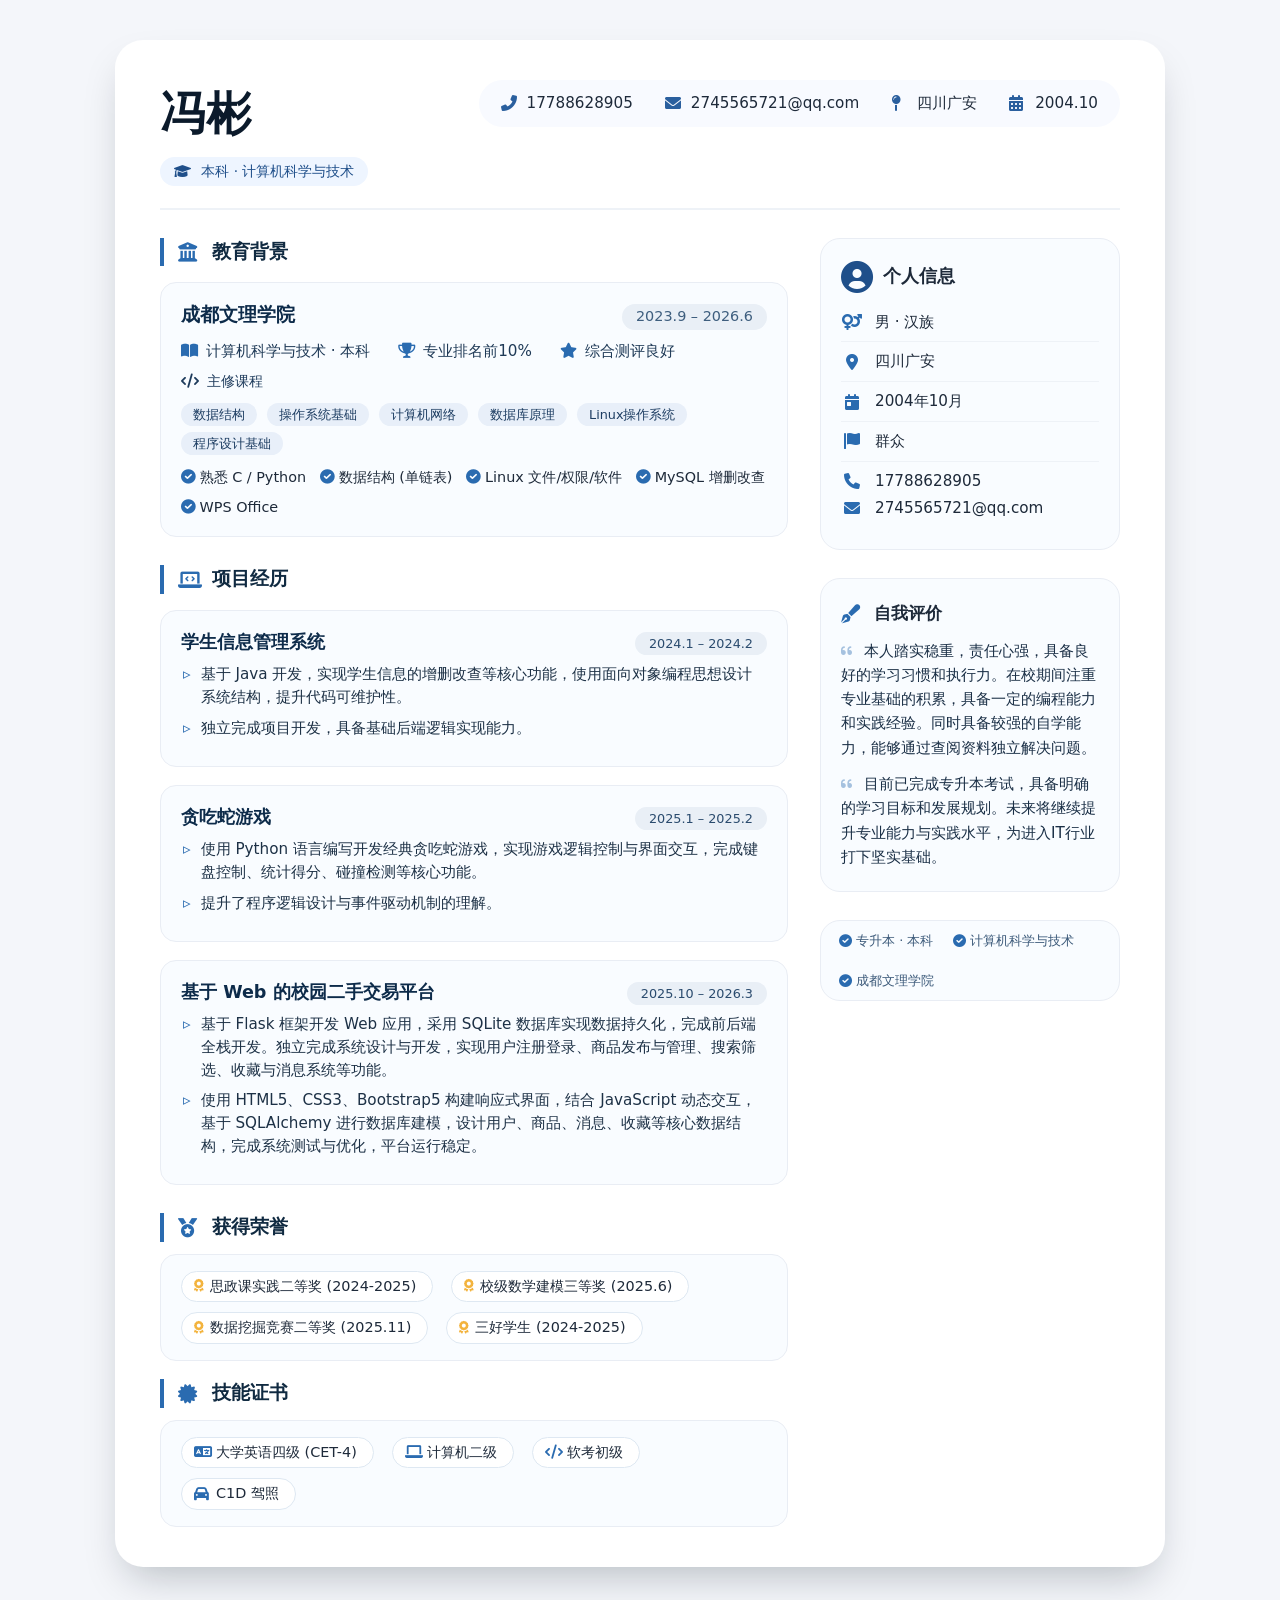
<file: index.html>
<!DOCTYPE html>
<html lang="zh-CN">
<head>
  <meta charset="UTF-8">
  <meta name="viewport" content="width=device-width, initial-scale=1.0">
  <title>冯彬 · 个人简历</title>
  <!-- Font Awesome 6 (免费图标库) -->
  <link rel="stylesheet" href="https://cdnjs.cloudflare.com/ajax/libs/font-awesome/6.0.0-beta3/css/all.min.css">
  <link rel="stylesheet" href="style.css">
</head>
<body>
<div class="resume-card">
  
  <!-- 头部：姓名 + 联系方式 -->
  <div class="header-row">
    <div class="name-title">
      <h1>冯彬</h1>
      <div class="badge-edu">
        <i class="fas fa-graduation-cap" style="margin-right: 6px;"></i> 本科 · 计算机科学与技术
      </div>
    </div>
    <div class="contact-info">
      <span><i class="fas fa-phone-alt"></i> 17788628905</span>
      <span><i class="fas fa-envelope"></i> 2745565721@qq.com</span>
      <span><i class="fas fa-map-pin"></i> 四川广安</span>
      <span><i class="fas fa-calendar-alt"></i> 2004.10</span>
    </div>
  </div>

  <!-- 网格 -->
  <div class="grid-2">
    <!-- 左侧主要区域 -->
    <div class="main-col">
      
      <!-- 教育背景 -->
      <section class="section">
        <div class="section-title">
          <i class="fas fa-university"></i> 教育背景
        </div>
        <div class="edu-item">
          <div class="edu-head">
            <h3>成都文理学院</h3>
            <span class="edu-date">2023.9 – 2026.6</span>
          </div>
          <div class="edu-meta">
            <span><i class="fas fa-book-open"></i> 计算机科学与技术 · 本科</span>
            <span><i class="fas fa-trophy"></i> 专业排名前10%</span>
            <span><i class="fas fa-star"></i> 综合测评良好</span>
          </div>
          <div>
            <div style="margin: 8px 0 4px; font-weight: 500; font-size: 0.9rem; color: #1e3b5c;">
              <i class="fas fa-code" style="margin-right: 8px;"></i>主修课程
            </div>
            <div class="course-list">
              <span class="course-tag">数据结构</span>
              <span class="course-tag">操作系统基础</span>
              <span class="course-tag">计算机网络</span>
              <span class="course-tag">数据库原理</span>
              <span class="course-tag">Linux操作系统</span>
              <span class="course-tag">程序设计基础</span>
            </div>
          </div>
          <div style="margin-top: 12px; display: flex; flex-wrap: wrap; gap: 8px 14px; font-size: 0.9rem;">
            <span><i class="fas fa-check-circle" style="color: #2a6bb0;"></i> 熟悉 C / Python</span>
            <span><i class="fas fa-check-circle" style="color: #2a6bb0;"></i> 数据结构 (单链表)</span>
            <span><i class="fas fa-check-circle" style="color: #2a6bb0;"></i> Linux 文件/权限/软件</span>
            <span><i class="fas fa-check-circle" style="color: #2a6bb0;"></i> MySQL 增删改查</span>
            <span><i class="fas fa-check-circle" style="color: #2a6bb0;"></i> WPS Office</span>
          </div>
        </div>
      </section>

      <!-- 项目经历 -->
      <section class="section">
        <div class="section-title">
          <i class="fas fa-laptop-code"></i> 项目经历
        </div>

        <div class="project-item">
          <div class="project-header">
            <h3>学生信息管理系统</h3>
            <span class="project-date">2024.1 – 2024.2</span>
          </div>
          <ul class="project-desc">
            <li>基于 Java 开发，实现学生信息的增删改查等核心功能，使用面向对象编程思想设计系统结构，提升代码可维护性。</li>
            <li>独立完成项目开发，具备基础后端逻辑实现能力。</li>
          </ul>
        </div>

        <div class="project-item">
          <div class="project-header">
            <h3>贪吃蛇游戏</h3>
            <span class="project-date">2025.1 – 2025.2</span>
          </div>
          <ul class="project-desc">
            <li>使用 Python 语言编写开发经典贪吃蛇游戏，实现游戏逻辑控制与界面交互，完成键盘控制、统计得分、碰撞检测等核心功能。</li>
            <li>提升了程序逻辑设计与事件驱动机制的理解。</li>
          </ul>
        </div>

        <div class="project-item">
          <div class="project-header">
            <h3>基于 Web 的校园二手交易平台</h3>
            <span class="project-date">2025.10 – 2026.3</span>
          </div>
          <ul class="project-desc">
            <li>基于 Flask 框架开发 Web 应用，采用 SQLite 数据库实现数据持久化，完成前后端全栈开发。独立完成系统设计与开发，实现用户注册登录、商品发布与管理、搜索筛选、收藏与消息系统等功能。</li>
            <li>使用 HTML5、CSS3、Bootstrap5 构建响应式界面，结合 JavaScript 动态交互，基于 SQLAlchemy 进行数据库建模，设计用户、商品、消息、收藏等核心数据结构，完成系统测试与优化，平台运行稳定。</li>
          </ul>
        </div>
      </section>

      <!-- 获得荣誉 + 技能证书 合并为一行两块 -->
      <section class="section" style="display: flex; flex-direction: column; gap: 18px;">
        <div>
          <div class="section-title" style="margin-bottom: 12px;">
            <i class="fas fa-medal"></i> 获得荣誉
          </div>
          <div class="honor-grid">
            <span class="honor-item"><i class="fas fa-award"></i> 思政课实践二等奖 (2024-2025)</span>
            <span class="honor-item"><i class="fas fa-award"></i> 校级数学建模三等奖 (2025.6)</span>
            <span class="honor-item"><i class="fas fa-award"></i> 数据挖掘竞赛二等奖 (2025.11)</span>
            <span class="honor-item"><i class="fas fa-award"></i> 三好学生 (2024-2025)</span>
          </div>
        </div>

        <div>
          <div class="section-title" style="margin-bottom: 12px;">
            <i class="fas fa-certificate"></i> 技能证书
          </div>
          <div class="honor-grid" style="background: #f9fcff; border: 1px solid #e9edf4;">
            <span class="cert-item"><i class="fas fa-language"></i> 大学英语四级 (CET-4)</span>
            <span class="cert-item"><i class="fas fa-laptop"></i> 计算机二级</span>
            <span class="cert-item"><i class="fas fa-code"></i> 软考初级</span>
            <span class="cert-item"><i class="fas fa-car"></i> C1D 驾照</span>
          </div>
        </div>
      </section>
    </div>

    <!-- 右侧边栏：个人信息 + 自我评价 -->
    <div class="side-col">
      <!-- 个人信息卡片 -->
      <div class="profile-card">
        <div style="display: flex; align-items: center; gap: 10px; margin-bottom: 10px;">
          <i class="fas fa-user-circle" style="font-size: 2rem; color: #1f4f8a;"></i>
          <span style="font-weight: 600; font-size: 1.1rem;">个人信息</span>
        </div>
        <div class="profile-item"><i class="fas fa-venus-mars"></i> 男 · 汉族</div>
        <div class="profile-item"><i class="fas fa-map-marker-alt"></i> 四川广安</div>
        <div class="profile-item"><i class="fas fa-calendar-day"></i> 2004年10月</div>
        <div class="profile-item"><i class="fas fa-flag"></i> 群众</div>
        <div class="profile-item" style="border-bottom: none; padding-bottom: 0;">
          <i class="fas fa-phone"></i> 17788628905
        </div>
        <div class="profile-item" style="border-bottom: none; padding-top: 4px;">
          <i class="fas fa-envelope"></i> 2745565721@qq.com
        </div>
      </div>

      <!-- 自我评价 -->
      <div class="self-eval">
        <div style="display: flex; align-items: center; gap: 8px; margin-bottom: 12px;">
          <i class="fas fa-pen-fancy" style="color: #2a6bb0; font-size: 1.2rem;"></i>
          <span style="font-weight: 600; font-size: 1.05rem;">自我评价</span>
        </div>
        <p>
          <i class="fas fa-quote-left" style="opacity: 0.4; font-size: 0.8rem;"></i>
          本人踏实稳重，责任心强，具备良好的学习习惯和执行力。在校期间注重专业基础的积累，具备一定的编程能力和实践经验。同时具备较强的自学能力，能够通过查阅资料独立解决问题。
        </p>
        <p style="margin-top: 12px;">
          <i class="fas fa-quote-left" style="opacity: 0.4; font-size: 0.8rem;"></i>
          目前已完成专升本考试，具备明确的学习目标和发展规划。未来将继续提升专业能力与实践水平，为进入IT行业打下坚实基础。
        </p>
      </div>

      <!-- 一个简短的“其他” 包含政治面貌等信息，但已经在个人信息中展示，所以留空或放一个小点缀 -->
      <div style="background: #f9fcff; border-radius: 20px; padding: 10px 18px; border: 1px solid #e9edf4; font-size: 0.8rem; color: #3c5a7a; display: flex; gap: 20px; flex-wrap: wrap;">
        <span><i class="fas fa-check-circle" style="color: #2a6bb0;"></i> 专升本 · 本科</span>
        <span><i class="fas fa-check-circle" style="color: #2a6bb0;"></i> 计算机科学与技术</span>
        <span><i class="fas fa-check-circle" style="color: #2a6bb0;"></i> 成都文理学院</span>
      </div>
    </div>
  </div>
</div>
</body>
</html>
</file>
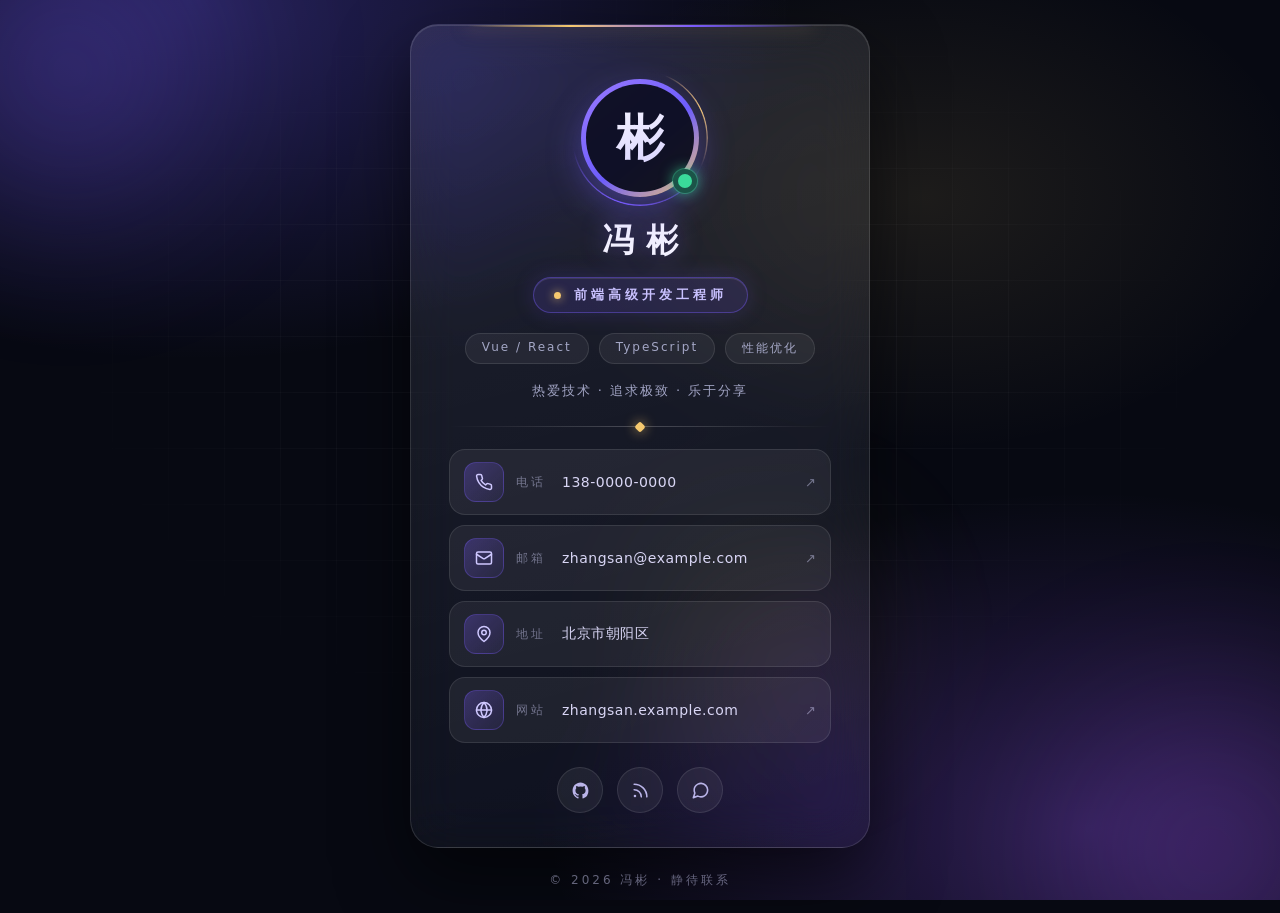
<file: docs/index.html>
<!DOCTYPE html>
<html lang="zh-CN">
<head>
  <meta charset="UTF-8">
  <meta name="viewport" content="width=device-width, initial-scale=1.0">
  <title>个人名片 · 冯彬</title>
  <link rel="stylesheet" href="style.css">
</head>
<body>
  <!-- 背景装饰层 -->
  <div class="bg" aria-hidden="true">
    <div class="orb orb--1"></div>
    <div class="orb orb--2"></div>
    <div class="orb orb--3"></div>
    <div class="grid-overlay"></div>
  </div>

  <main class="card">
    <span class="card-line" aria-hidden="true"></span>

    <!-- 头像区 -->
    <div class="avatar-wrap">
      <span class="avatar-ring" aria-hidden="true"></span>
      <div class="avatar">
        <span class="avatar-initial">彬</span>
      </div>
      <span class="status-dot" aria-hidden="true"></span>
    </div>

    <!-- 姓名与职位 -->
    <h1 class="name">冯彬</h1>
    <p class="title">
      <span class="title-dot" aria-hidden="true"></span>
      <span>前端高级开发工程师</span>
    </p>

    <!-- 技能标签 -->
    <ul class="tags">
      <li>Vue / React</li>
      <li>TypeScript</li>
      <li>性能优化</li>
    </ul>

    <!-- 一句话简介 -->
    <p class="tagline">热爱技术 · 追求极致 · 乐于分享</p>

    <div class="divider" aria-hidden="true"></div>

    <!-- 联系方式 -->
    <ul class="contact">
      <li>
        <span class="icon">
          <svg viewBox="0 0 24 24" fill="none" stroke="currentColor" stroke-width="2" stroke-linecap="round" stroke-linejoin="round"><path d="M22 16.92v3a2 2 0 0 1-2.18 2 19.79 19.79 0 0 1-8.63-3.07 19.5 19.5 0 0 1-6-6 19.79 19.79 0 0 1-3.07-8.67A2 2 0 0 1 4.11 2h3a2 2 0 0 1 2 1.72c.13.96.36 1.9.7 2.81a2 2 0 0 1-.45 2.11L8.09 9.91a16 16 0 0 0 6 6l1.27-1.27a2 2 0 0 1 2.11-.45c.91.34 1.85.57 2.81.7A2 2 0 0 1 22 16.92z"/></svg>
        </span>
        <span class="label">电话</span>
        <a href="tel:13800000000">138-0000-0000</a>
        <span class="arrow">↗</span>
      </li>
      <li>
        <span class="icon">
          <svg viewBox="0 0 24 24" fill="none" stroke="currentColor" stroke-width="2" stroke-linecap="round" stroke-linejoin="round"><rect x="2" y="4" width="20" height="16" rx="2"/><path d="m22 7-8.97 5.7a1.94 1.94 0 0 1-2.06 0L2 7"/></svg>
        </span>
        <span class="label">邮箱</span>
        <a href="mailto:zhangsan@example.com">zhangsan@example.com</a>
        <span class="arrow">↗</span>
      </li>
      <li>
        <span class="icon">
          <svg viewBox="0 0 24 24" fill="none" stroke="currentColor" stroke-width="2" stroke-linecap="round" stroke-linejoin="round"><path d="M20 10c0 6-8 12-8 12s-8-6-8-12a8 8 0 0 1 16 0Z"/><circle cx="12" cy="10" r="3"/></svg>
        </span>
        <span class="label">地址</span>
        <span class="value">北京市朝阳区</span>
      </li>
      <li>
        <span class="icon">
          <svg viewBox="0 0 24 24" fill="none" stroke="currentColor" stroke-width="2" stroke-linecap="round" stroke-linejoin="round"><circle cx="12" cy="12" r="10"/><path d="M12 2a14.5 14.5 0 0 0 0 20 14.5 14.5 0 0 0 0-20"/><path d="M2 12h20"/></svg>
        </span>
        <span class="label">网站</span>
        <a href="https://zhangsan.example.com" target="_blank" rel="noopener">zhangsan.example.com</a>
        <span class="arrow">↗</span>
      </li>
    </ul>

    <!-- 社交入口 -->
    <div class="socials">
      <a class="social" href="https://github.com" target="_blank" rel="noopener" title="GitHub" aria-label="GitHub">
        <svg viewBox="0 0 24 24" fill="currentColor"><path d="M12 2C6.48 2 2 6.58 2 12.25c0 4.53 2.87 8.37 6.84 9.72.5.1.68-.22.68-.49 0-.24-.01-.87-.01-1.7-2.78.62-3.37-1.37-3.37-1.37-.45-1.18-1.11-1.5-1.11-1.5-.91-.64.07-.62.07-.62 1 .07 1.53 1.06 1.53 1.06.9 1.57 2.35 1.12 2.92.85.09-.66.35-1.12.64-1.37-2.22-.26-4.56-1.14-4.56-5.07 0-1.12.39-2.03 1.03-2.75-.1-.26-.45-1.3.1-2.7 0 0 .84-.28 2.75 1.05a9.36 9.36 0 0 1 5 0c1.91-1.33 2.75-1.05 2.75-1.05.55 1.4.2 2.44.1 2.7.64.72 1.03 1.63 1.03 2.75 0 3.94-2.34 4.8-4.57 5.06.36.32.68.94.68 1.9 0 1.37-.01 2.47-.01 2.81 0 .27.18.6.69.49A10.03 10.03 0 0 0 22 12.25C22 6.58 17.52 2 12 2z"/></svg>
      </a>
      <a class="social" href="https://juejin.cn" target="_blank" rel="noopener" title="掘金" aria-label="掘金">
        <svg viewBox="0 0 24 24" fill="none" stroke="currentColor" stroke-width="2" stroke-linecap="round" stroke-linejoin="round"><path d="M4 11a9 9 0 0 1 9 9"/><path d="M4 4a16 16 0 0 1 16 16"/><circle cx="5" cy="19" r="1.6" fill="currentColor" stroke="none"/></svg>
      </a>
      <a class="social" href="#" title="微信" aria-label="微信">
        <svg viewBox="0 0 24 24" fill="none" stroke="currentColor" stroke-width="2" stroke-linecap="round" stroke-linejoin="round"><path d="M21 11.5a8.38 8.38 0 0 1-.9 3.8 8.5 8.5 0 0 1-7.6 4.7 8.38 8.38 0 0 1-3.8-.9L3 21l1.9-5.7a8.38 8.38 0 0 1-.9-3.8 8.5 8.5 0 0 1 4.7-7.6 8.38 8.38 0 0 1 3.8-.9h.5a8.48 8.48 0 0 1 8 8v.5z"/></svg>
      </a>
    </div>
  </main>

  <footer class="footer">© 2026 冯彬 · 静待联系</footer>
</body>
</html>
</file>
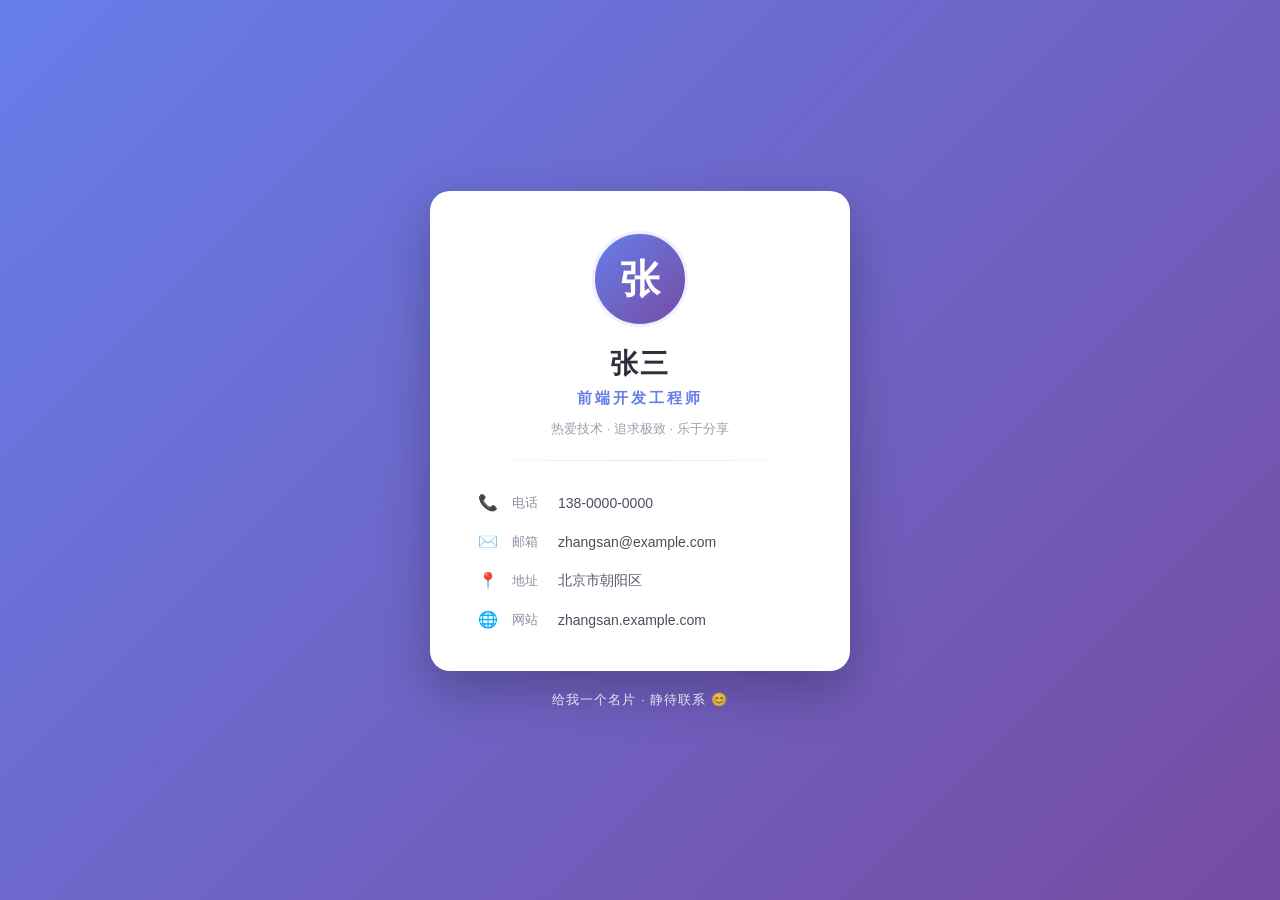
<file: work1/index.html>
<!DOCTYPE html>
<html lang="zh-CN">
<head>
  <meta charset="UTF-8">
  <meta name="viewport" content="width=device-width, initial-scale=1.0">
  <title>个人名片</title>
  <link rel="stylesheet" href="style.css">
</head>
<body>
  <main class="card">
    <!-- 头像区 -->
    <div class="avatar">
      <span class="avatar-initial">张</span>
    </div>

    <!-- 姓名与职位 -->
    <h1 class="name">张三</h1>
    <p class="title">前端开发工程师</p>

    <!-- 一句话简介 -->
    <p class="tagline">热爱技术 · 追求极致 · 乐于分享</p>

    <hr class="divider">

    <!-- 联系方式 -->
    <ul class="contact">
      <li>
        <span class="icon">📞</span>
        <span class="label">电话</span>
        <a href="tel:13800000000">138-0000-0000</a>
      </li>
      <li>
        <span class="icon">✉️</span>
        <span class="label">邮箱</span>
        <a href="mailto:zhangsan@example.com">zhangsan@example.com</a>
      </li>
      <li>
        <span class="icon">📍</span>
        <span class="label">地址</span>
        <span>北京市朝阳区</span>
      </li>
      <li>
        <span class="icon">🌐</span>
        <span class="label">网站</span>
        <a href="https://zhangsan.example.com" target="_blank" rel="noopener">zhangsan.example.com</a>
      </li>
    </ul>
  </main>

  <footer class="footer">给我一个名片 · 静待联系 😊</footer>
</body>
</html>
</file>
<file: style.css>
* {
  margin: 0;
  padding: 0;
  box-sizing: border-box;
}

body {
  background: #f4f6fa;
  font-family: 'Segoe UI', Roboto, system-ui, -apple-system, sans-serif;
  padding: 40px 20px;
  display: flex;
  justify-content: center;
  align-items: center;
  min-height: 100vh;
  line-height: 1.5;
  color: #1e2a3a;
}

.resume-card {
  max-width: 1050px;
  width: 100%;
  background: white;
  border-radius: 28px;
  box-shadow: 0 20px 40px -12px rgba(0, 20, 30, 0.25);
  padding: 40px 45px;
  transition: all 0.2s ease;
}

/* 头部：姓名 + 个人信息 */
.header-row {
  display: flex;
  flex-wrap: wrap;
  justify-content: space-between;
  align-items: flex-start;
  margin-bottom: 28px;
  border-bottom: 2px solid #eef2f7;
  padding-bottom: 22px;
}

.name-title h1 {
  font-size: 2.8rem;
  font-weight: 600;
  letter-spacing: 1px;
  color: #0b1a2b;
  margin-bottom: 6px;
}

.badge-edu {
  background: #eef5ff;
  color: #1f4f8a;
  font-size: 0.85rem;
  font-weight: 500;
  padding: 4px 14px;
  border-radius: 30px;
  display: inline-block;
  margin-top: 4px;
}

.contact-info {
  display: flex;
  flex-wrap: wrap;
  gap: 20px 32px;
  background: #f8faff;
  padding: 12px 22px;
  border-radius: 60px;
  font-size: 0.95rem;
  align-items: center;
}

.contact-info span {
  display: flex;
  align-items: center;
  gap: 8px;
}

.contact-info i {
  color: #2a5f9e;
  width: 18px;
  font-size: 1rem;
}

/* 网格布局：左边主要内容，右边侧边栏 */
.grid-2 {
  display: grid;
  grid-template-columns: 1fr 300px;
  gap: 32px;
  margin-top: 6px;
}

/* ----- 左侧主栏 ----- */
.main-col {
  display: flex;
  flex-direction: column;
  gap: 28px;
}

.section {
  background: #ffffff;
  border-radius: 16px;
}

.section-title {
  font-size: 1.2rem;
  font-weight: 600;
  color: #102a41;
  display: flex;
  align-items: center;
  gap: 10px;
  margin-bottom: 16px;
  border-left: 4px solid #2a6bb0;
  padding-left: 14px;
}

.section-title i {
  color: #2a6bb0;
  font-size: 1.2rem;
  width: 24px;
}

/* 教育背景 */
.edu-item {
  background: #f9fcff;
  padding: 18px 20px;
  border-radius: 16px;
  border: 1px solid #e9edf4;
}

.edu-head {
  display: flex;
  flex-wrap: wrap;
  justify-content: space-between;
  align-items: baseline;
  margin-bottom: 6px;
}

.edu-head h3 {
  font-size: 1.2rem;
  font-weight: 600;
  color: #0d2b4a;
}

.edu-date {
  color: #3e5e7e;
  font-weight: 500;
  font-size: 0.9rem;
  background: #e9eff6;
  padding: 2px 14px;
  border-radius: 30px;
}

.edu-meta {
  display: flex;
  flex-wrap: wrap;
  gap: 12px 28px;
  margin: 10px 0 8px;
  font-size: 0.95rem;
  color: #1f3a57;
}

.edu-meta i {
  color: #2a6bb0;
  width: 20px;
}

.course-list {
  display: flex;
  flex-wrap: wrap;
  gap: 6px 10px;
  margin-top: 10px;
}

.course-tag {
  background: #e8eff9;
  padding: 2px 12px;
  border-radius: 30px;
  font-size: 0.8rem;
  color: #1d3d62;
}

.skill-badge {
  background: white;
  border-radius: 30px;
  padding: 2px 14px;
  border: 1px solid #d0dcec;
  font-size: 0.8rem;
}

/* 项目经历 */
.project-item {
  background: #f9fcff;
  padding: 18px 20px;
  border-radius: 16px;
  border: 1px solid #e9edf4;
  margin-bottom: 18px;
}

.project-item:last-child {
  margin-bottom: 0;
}

.project-header {
  display: flex;
  flex-wrap: wrap;
  justify-content: space-between;
  align-items: baseline;
  margin-bottom: 6px;
}

.project-header h3 {
  font-size: 1.1rem;
  font-weight: 600;
  color: #0d2b4a;
}

.project-date {
  font-size: 0.8rem;
  background: #e9eff6;
  padding: 2px 14px;
  border-radius: 30px;
  color: #2a4b6e;
}

.project-desc {
  font-size: 0.95rem;
  color: #1d3146;
  margin-top: 8px;
  padding-left: 2px;
  list-style: none;
}

.project-desc li {
  margin-bottom: 8px;
  display: flex;
  gap: 10px;
}

.project-desc li::before {
  content: "▹";
  color: #2a6bb0;
  font-weight: bold;
}

/* 荣誉 & 证书 */
.honor-grid {
  display: flex;
  flex-wrap: wrap;
  gap: 10px 18px;
  background: #f9fcff;
  padding: 16px 20px;
  border-radius: 16px;
  border: 1px solid #e9edf4;
}

.honor-item {
  background: white;
  padding: 4px 16px 4px 12px;
  border-radius: 40px;
  border: 1px solid #dee8f2;
  font-size: 0.9rem;
  display: flex;
  align-items: center;
  gap: 6px;
}

.honor-item i {
  color: #f3b33d;
  font-size: 0.8rem;
}

.cert-item {
  background: white;
  padding: 4px 16px 4px 12px;
  border-radius: 40px;
  border: 1px solid #dee8f2;
  font-size: 0.9rem;
  display: flex;
  align-items: center;
  gap: 6px;
}

.cert-item i {
  color: #2a6bb0;
  width: 16px;
}

/* ----- 右侧侧边栏 (个人信息+自我评价) ----- */
.side-col {
  display: flex;
  flex-direction: column;
  gap: 28px;
}

.profile-card {
  background: #f9fcff;
  border-radius: 20px;
  padding: 22px 20px;
  border: 1px solid #e9edf4;
}

.profile-item {
  display: flex;
  align-items: center;
  gap: 12px;
  padding: 8px 0;
  border-bottom: 1px solid #eef2f7;
  font-size: 0.95rem;
}

.profile-item:last-child {
  border-bottom: none;
}

.profile-item i {
  width: 22px;
  color: #2a6bb0;
  font-size: 1rem;
  text-align: center;
}

.self-eval {
  background: #f9fcff;
  border-radius: 20px;
  padding: 22px 20px;
  border: 1px solid #e9edf4;
}

.self-eval p {
  font-size: 0.95rem;
  color: #1a2f46;
  line-height: 1.6;
}

.self-eval i {
  color: #2a6bb0;
  margin-right: 6px;
}

/* 响应式 */
@media (max-width: 850px) {
  .resume-card {
    padding: 28px 20px;
  }

  .grid-2 {
    grid-template-columns: 1fr;
    gap: 20px;
  }

  .header-row {
    flex-direction: column;
    gap: 16px;
  }

  .contact-info {
    padding: 10px 18px;
    border-radius: 40px;
    flex-wrap: wrap;
    gap: 8px 18px;
    width: 100%;
  }

  .name-title h1 {
    font-size: 2.2rem;
  }
}

@media (max-width: 480px) {
  .edu-head {
    flex-direction: column;
    align-items: flex-start;
    gap: 4px;
  }

  .project-header {
    flex-direction: column;
    align-items: flex-start;
    gap: 4px;
  }

  .contact-info {
    font-size: 0.8rem;
    gap: 6px 12px;
  }
}

/* 小点缀 */
.text-muted {
  color: #3f5a78;
}

.mt-1 {
  margin-top: 6px;
}

.fw-500 {
  font-weight: 500;
}

.gap-2 {
  gap: 8px;
}
</file>
<file: docs/style.css>
/* ==========================================
   个人名片 · 高级玻璃拟态风格
   ========================================== */

/* ---------- 全局 ---------- */
* {
  margin: 0;
  padding: 0;
  box-sizing: border-box;
}

:root {
  --accent: #7c5cff;
  --gold: #f6c96f;
  --text: #f2f0ff;
  --muted: rgba(214, 216, 255, 0.72);
  --faint: rgba(214, 216, 255, 0.45);
  --line: rgba(255, 255, 255, 0.1);
  --glass: rgba(255, 255, 255, 0.06);
}

body {
  min-height: 100vh;
  display: flex;
  flex-direction: column;
  align-items: center;
  justify-content: center;
  padding: 24px 16px;
  overflow-x: hidden;
  font-family: "Microsoft YaHei", "PingFang SC", "Segoe UI", system-ui, Arial, sans-serif;
  color: var(--text);
  background:
    radial-gradient(1000px 600px at 15% 0%, rgba(108, 90, 255, 0.3), transparent 60%),
    radial-gradient(900px 560px at 85% 92%, rgba(150, 90, 255, 0.26), transparent 60%),
    radial-gradient(700px 460px at 72% 22%, rgba(232, 201, 111, 0.1), transparent 55%),
    #070912;
  background-attachment: fixed;
}

/* ---------- 背景装饰层 ---------- */
.bg {
  position: fixed;
  inset: 0;
  z-index: -1;
  overflow: hidden;
  pointer-events: none;
}

.orb {
  position: absolute;
  border-radius: 50%;
  filter: blur(80px);
  opacity: 0.5;
  animation: orb-a 16s ease-in-out infinite alternate;
}

.orb--1 {
  width: 380px;
  height: 380px;
  top: -120px;
  left: -120px;
  background: radial-gradient(circle, rgba(124, 92, 255, 0.75), transparent 70%);
}

.orb--2 {
  width: 420px;
  height: 420px;
  right: -140px;
  bottom: -160px;
  background: radial-gradient(circle, rgba(168, 84, 255, 0.6), transparent 70%);
  animation-name: orb-b;
  animation-delay: -7s;
}

.orb--3 {
  width: 260px;
  height: 260px;
  top: 56%;
  left: 50%;
  background: radial-gradient(circle, rgba(232, 201, 111, 0.38), transparent 70%);
  animation-duration: 22s;
  animation-delay: -11s;
}

.grid-overlay {
  position: absolute;
  inset: 0;
  background-image:
    linear-gradient(rgba(255, 255, 255, 0.04) 1px, transparent 1px),
    linear-gradient(90deg, rgba(255, 255, 255, 0.04) 1px, transparent 1px);
  background-size: 56px 56px;
  -webkit-mask-image: radial-gradient(ellipse 60% 58% at 50% 40%, #000 28%, transparent 78%);
  mask-image: radial-gradient(ellipse 60% 58% at 50% 40%, #000 28%, transparent 78%);
}

/* ---------- 名片卡片 ---------- */
.card {
  position: relative;
  width: 100%;
  max-width: 460px;
  padding: 46px 38px 34px;
  text-align: center;
  border-radius: 28px;
  border: 1px solid rgba(255, 255, 255, 0.12);
  background: linear-gradient(165deg, rgba(255, 255, 255, 0.1), rgba(255, 255, 255, 0.03));
  -webkit-backdrop-filter: blur(26px) saturate(160%);
  backdrop-filter: blur(26px) saturate(160%);
  box-shadow: 0 30px 70px rgba(0, 0, 0, 0.55), inset 0 1px 0 rgba(255, 255, 255, 0.12);
  overflow: hidden;
  animation: card-in 0.9s cubic-bezier(0.2, 0.8, 0.2, 1) both;
  transition: transform 0.4s cubic-bezier(0.2, 0.8, 0.2, 1), box-shadow 0.4s ease;
}

.card:hover {
  transform: translateY(-8px);
  box-shadow:
    0 40px 90px rgba(0, 0, 0, 0.65),
    0 0 46px rgba(124, 92, 255, 0.25),
    inset 0 1px 0 rgba(255, 255, 255, 0.15);
}

/* 顶部金紫高级光带 */
.card-line {
  position: absolute;
  top: 0;
  left: 12%;
  right: 12%;
  height: 2px;
  border-radius: 0 0 6px 6px;
  background: linear-gradient(90deg, transparent, var(--gold) 30%, var(--accent) 65%, transparent);
  box-shadow: 0 0 18px rgba(246, 201, 111, 0.5);
}
/* ---------- 头像 ---------- */
.avatar-wrap {
  position: relative;
  margin: 8px auto 22px;
  width: 118px;
  height: 118px;
}

/* 旋转渐变光环 */
.avatar-ring {
  position: absolute;
  inset: -9px;
  border-radius: 50%;
  background: conic-gradient(from 0deg, transparent 6%, var(--gold) 18%, transparent 32%, var(--accent) 55%, transparent 72%);
  -webkit-mask: radial-gradient(farthest-side, transparent calc(100% - 2px), #000 calc(100% - 1px));
  mask: radial-gradient(farthest-side, transparent calc(100% - 2px), #000 calc(100% - 1px));
  animation: ring-spin 7s linear infinite;
  filter: drop-shadow(0 0 10px rgba(124, 92, 255, 0.55));
}

.avatar {
  position: absolute;
  inset: 0;
  border-radius: 50%;
  padding: 5px;
  background: linear-gradient(140deg, #9b7bff, #6d5dfc 55%, var(--gold));
  box-shadow: 0 14px 34px rgba(109, 93, 252, 0.4);
}

.avatar::before {
  content: "";
  position: absolute;
  inset: 5px;
  border-radius: 50%;
  background: rgba(10, 12, 28, 0.95);
}

.avatar-initial {
  position: relative;
  z-index: 1;
  display: flex;
  align-items: center;
  justify-content: center;
  height: 100%;
  font-size: 48px;
  font-weight: 700;
  background: linear-gradient(160deg, #ffffff, #cdc6ff);
  -webkit-background-clip: text;
  background-clip: text;
  color: transparent;
}

/* 在线状态小圆点 */
.status-dot {
  position: absolute;
  right: 2px;
  bottom: 4px;
  width: 24px;
  height: 24px;
  border-radius: 50%;
  background: #3ad99a;
  border: 5px solid #0a0c1c;
  box-shadow: 0 0 14px rgba(58, 217, 154, 0.7);
}

.status-dot::after {
  content: "";
  position: absolute;
  inset: -6px;
  border-radius: 50%;
  background: rgba(58, 217, 154, 0.35);
  animation: dot-pulse 2.2s ease-out infinite;
}

/* ---------- 姓名与职位 ---------- */
.name {
  font-size: 32px;
  font-weight: 700;
  letter-spacing: 12px;
  text-indent: 12px;
  color: var(--text);
  text-shadow: 0 0 26px rgba(124, 92, 255, 0.45);
}

.title {
  display: inline-flex;
  align-items: center;
  gap: 9px;
  margin-top: 14px;
  padding: 8px 20px;
  font-size: 13px;
  font-weight: 600;
  letter-spacing: 4px;
  text-indent: 4px;
  color: #c9c1ff;
  border-radius: 999px;
  background: rgba(124, 92, 255, 0.14);
  border: 1px solid rgba(124, 92, 255, 0.4);
  box-shadow: inset 0 1px 0 rgba(255, 255, 255, 0.1), 0 0 22px rgba(124, 92, 255, 0.18);
}

.title-dot {
  width: 7px;
  height: 7px;
  border-radius: 50%;
  background: var(--gold);
  box-shadow: 0 0 10px rgba(246, 201, 111, 0.9);
  animation: blink 2s ease-in-out infinite;
}

/* ---------- 技能标签 ---------- */
.tags {
  list-style: none;
  display: flex;
  justify-content: center;
  flex-wrap: wrap;
  gap: 10px;
  margin-top: 20px;
}

.tags li {
  padding: 6px 16px;
  font-size: 12px;
  letter-spacing: 2px;
  color: var(--muted);
  border-radius: 999px;
  background: var(--glass);
  border: 1px solid var(--line);
  transition: color 0.25s ease, border-color 0.25s ease, transform 0.25s ease, background 0.25s ease;
}

.tags li:hover {
  color: #ffffff;
  border-color: rgba(124, 92, 255, 0.55);
  background: rgba(124, 92, 255, 0.12);
  transform: translateY(-2px);
}

/* ---------- 一句话简介 ---------- */
.tagline {
  margin-top: 18px;
  font-size: 13px;
  letter-spacing: 2px;
  color: var(--muted);
}
/* ---------- 分割线 ---------- */
.divider {
  position: relative;
  height: 1px;
  margin: 26px 0 22px;
  background: linear-gradient(to right, transparent, rgba(255, 255, 255, 0.22), transparent);
}

.divider::after {
  content: "";
  position: absolute;
  left: 50%;
  top: 50%;
  width: 8px;
  height: 8px;
  transform: translate(-50%, -50%) rotate(45deg);
  border-radius: 2px;
  background: var(--gold);
  box-shadow: 0 0 12px rgba(246, 201, 111, 0.8);
}

/* ---------- 联系方式 ---------- */
.contact {
  list-style: none;
  display: flex;
  flex-direction: column;
  gap: 10px;
}

.contact li {
  display: flex;
  align-items: center;
  gap: 12px;
  padding: 12px 14px;
  border-radius: 16px;
  background: var(--glass);
  border: 1px solid var(--line);
  transition: background 0.25s ease, border-color 0.25s ease, transform 0.25s ease, box-shadow 0.25s ease;
}

.contact li:hover {
  transform: translateY(-2px);
  background: rgba(124, 92, 255, 0.1);
  border-color: rgba(124, 92, 255, 0.45);
  box-shadow: 0 12px 28px rgba(6, 8, 22, 0.4);
}

.contact .icon {
  flex-shrink: 0;
  display: grid;
  place-items: center;
  width: 40px;
  height: 40px;
  border-radius: 12px;
  color: #cfc8ff;
  background: linear-gradient(135deg, rgba(124, 92, 255, 0.28), rgba(124, 92, 255, 0.08));
  border: 1px solid rgba(124, 92, 255, 0.3);
}

.contact .icon svg {
  width: 18px;
  height: 18px;
}

.contact .label {
  flex-shrink: 0;
  width: 34px;
  font-size: 12px;
  letter-spacing: 3px;
  color: var(--faint);
  text-align: left;
}

.contact a,
.contact .value {
  flex: 1;
  text-align: left;
  font-size: 14px;
  letter-spacing: 0.5px;
  color: #d9d6f5;
  text-decoration: none;
  overflow: hidden;
  text-overflow: ellipsis;
  white-space: nowrap;
  transition: color 0.2s ease;
}

.contact a:hover {
  color: var(--gold);
}

.contact .arrow {
  flex-shrink: 0;
  font-size: 13px;
  color: var(--faint);
  transition: transform 0.25s ease, color 0.25s ease;
}

.contact li:hover .arrow {
  transform: translate(2px, -2px);
  color: var(--gold);
}

/* ---------- 社交入口 ---------- */
.socials {
  display: flex;
  justify-content: center;
  gap: 14px;
  margin-top: 24px;
}

.social {
  display: grid;
  place-items: center;
  width: 46px;
  height: 46px;
  border-radius: 50%;
  color: #bab4e8;
  background: var(--glass);
  border: 1px solid var(--line);
  transition: transform 0.25s ease, color 0.25s ease, background 0.25s ease, border-color 0.25s ease, box-shadow 0.25s ease;
}

.social svg {
  width: 19px;
  height: 19px;
}

.social:hover {
  transform: translateY(-4px);
  color: #ffffff;
  background: linear-gradient(135deg, #7c5cff, #a566ff);
  border-color: transparent;
  box-shadow: 0 12px 26px rgba(124, 92, 255, 0.45);
}

/* ---------- 页脚 ---------- */
.footer {
  margin-top: 24px;
  font-size: 12px;
  letter-spacing: 3px;
  color: var(--faint);
  animation: fade-in 1.2s 0.4s ease both;
}
/* ---------- 动画 ---------- */
@keyframes card-in {
  from {
    opacity: 0;
    transform: translateY(24px) scale(0.96);
  }
  to {
    opacity: 1;
    transform: translateY(0) scale(1);
  }
}

@keyframes fade-in {
  from {
    opacity: 0;
    transform: translateY(8px);
  }
  to {
    opacity: 1;
    transform: translateY(0);
  }
}

@keyframes orb-a {
  from {
    transform: translate(0, 0) scale(1);
  }
  to {
    transform: translate(50px, 30px) scale(1.1);
  }
}

@keyframes orb-b {
  from {
    transform: translate(0, 0) scale(1);
  }
  to {
    transform: translate(-40px, -30px) scale(1.08);
  }
}

@keyframes ring-spin {
  to {
    transform: rotate(360deg);
  }
}

@keyframes dot-pulse {
  0% {
    transform: scale(0.6);
    opacity: 0.9;
  }
  70% {
    transform: scale(1.6);
    opacity: 0;
  }
  100% {
    transform: scale(1.6);
    opacity: 0;
  }
}

@keyframes blink {
  0%,
  100% {
    opacity: 1;
  }
  50% {
    opacity: 0.3;
  }
}

/* ---------- 小屏适配 ---------- */
@media (max-width: 480px) {
  .card {
    padding: 34px 22px 28px;
  }

  .name {
    font-size: 27px;
    letter-spacing: 9px;
    text-indent: 9px;
  }
}

/* ---------- 尊重系统"减少动态效果"设置 ---------- */
@media (prefers-reduced-motion: reduce) {
  *,
  *::before,
  *::after {
    animation-duration: 0.01ms !important;
    animation-iteration-count: 1 !important;
    transition-duration: 0.01ms !important;
  }
}
</file>
<file: work1/style.css>
/* ===== 全局设置 ===== */
* {
  margin: 0;
  padding: 0;
  box-sizing: border-box;
}

body {
  min-height: 100vh;
  display: flex;
  flex-direction: column;
  align-items: center;
  justify-content: center;
  font-family: "Microsoft YaHei", "PingFang SC", "Segoe UI", Arial, sans-serif;
  background: linear-gradient(135deg, #667eea 0%, #764ba2 100%);
  padding: 24px;
}

/* ===== 名片卡片 ===== */
.card {
  width: 100%;
  max-width: 420px;
  background: #ffffff;
  border-radius: 20px;
  padding: 40px 36px 32px;
  text-align: center;
  box-shadow: 0 20px 50px rgba(0, 0, 0, 0.25);
  transition: transform 0.3s ease, box-shadow 0.3s ease;
}

.card:hover {
  transform: translateY(-6px);
  box-shadow: 0 28px 60px rgba(0, 0, 0, 0.32);
}

/* ===== 头像 ===== */
.avatar {
  width: 96px;
  height: 96px;
  margin: 0 auto 18px;
  border-radius: 50%;
  background: linear-gradient(135deg, #667eea, #764ba2);
  display: flex;
  align-items: center;
  justify-content: center;
  border: 3px solid #eef0ff;
}

.avatar-initial {
  color: #ffffff;
  font-size: 40px;
  font-weight: 700;
}

/* ===== 姓名与职位 ===== */
.name {
  font-size: 28px;
  font-weight: 700;
  color: #2d2f3a;
  letter-spacing: 2px;
}

.title {
  margin-top: 6px;
  font-size: 15px;
  color: #667eea;
  font-weight: 600;
  letter-spacing: 3px;
}

/* ===== 简介 ===== */
.tagline {
  margin-top: 12px;
  font-size: 13px;
  color: #9aa0b0;
}

/* ===== 分割线 ===== */
.divider {
  border: none;
  height: 1px;
  background: linear-gradient(to right, transparent, #e3e5ee, transparent);
  margin: 22px 0;
}

/* ===== 联系方式 ===== */
.contact {
  list-style: none;
}

.contact li {
  display: flex;
  align-items: center;
  gap: 10px;
  padding: 10px 8px;
  border-radius: 10px;
  font-size: 14px;
  color: #555a6b;
  transition: background-color 0.2s ease;
}

.contact li:hover {
  background-color: #f6f7ff;
}

.contact .icon {
  width: 28px;
  font-size: 16px;
  text-align: center;
}

.contact .label {
  width: 36px;
  color: #8b90a2;
  font-size: 13px;
  text-align: left;
}

.contact a {
  color: #4a4f5e;
  text-decoration: none;
}

.contact a:hover {
  color: #667eea;
  text-decoration: underline;
}

/* ===== 页脚 ===== */
.footer {
  margin-top: 20px;
  font-size: 13px;
  color: rgba(255, 255, 255, 0.85);
  letter-spacing: 1px;
}

/* ===== 小屏适配 ===== */
@media (max-width: 480px) {
  .card {
    padding: 30px 22px 24px;
  }
}
</file>
